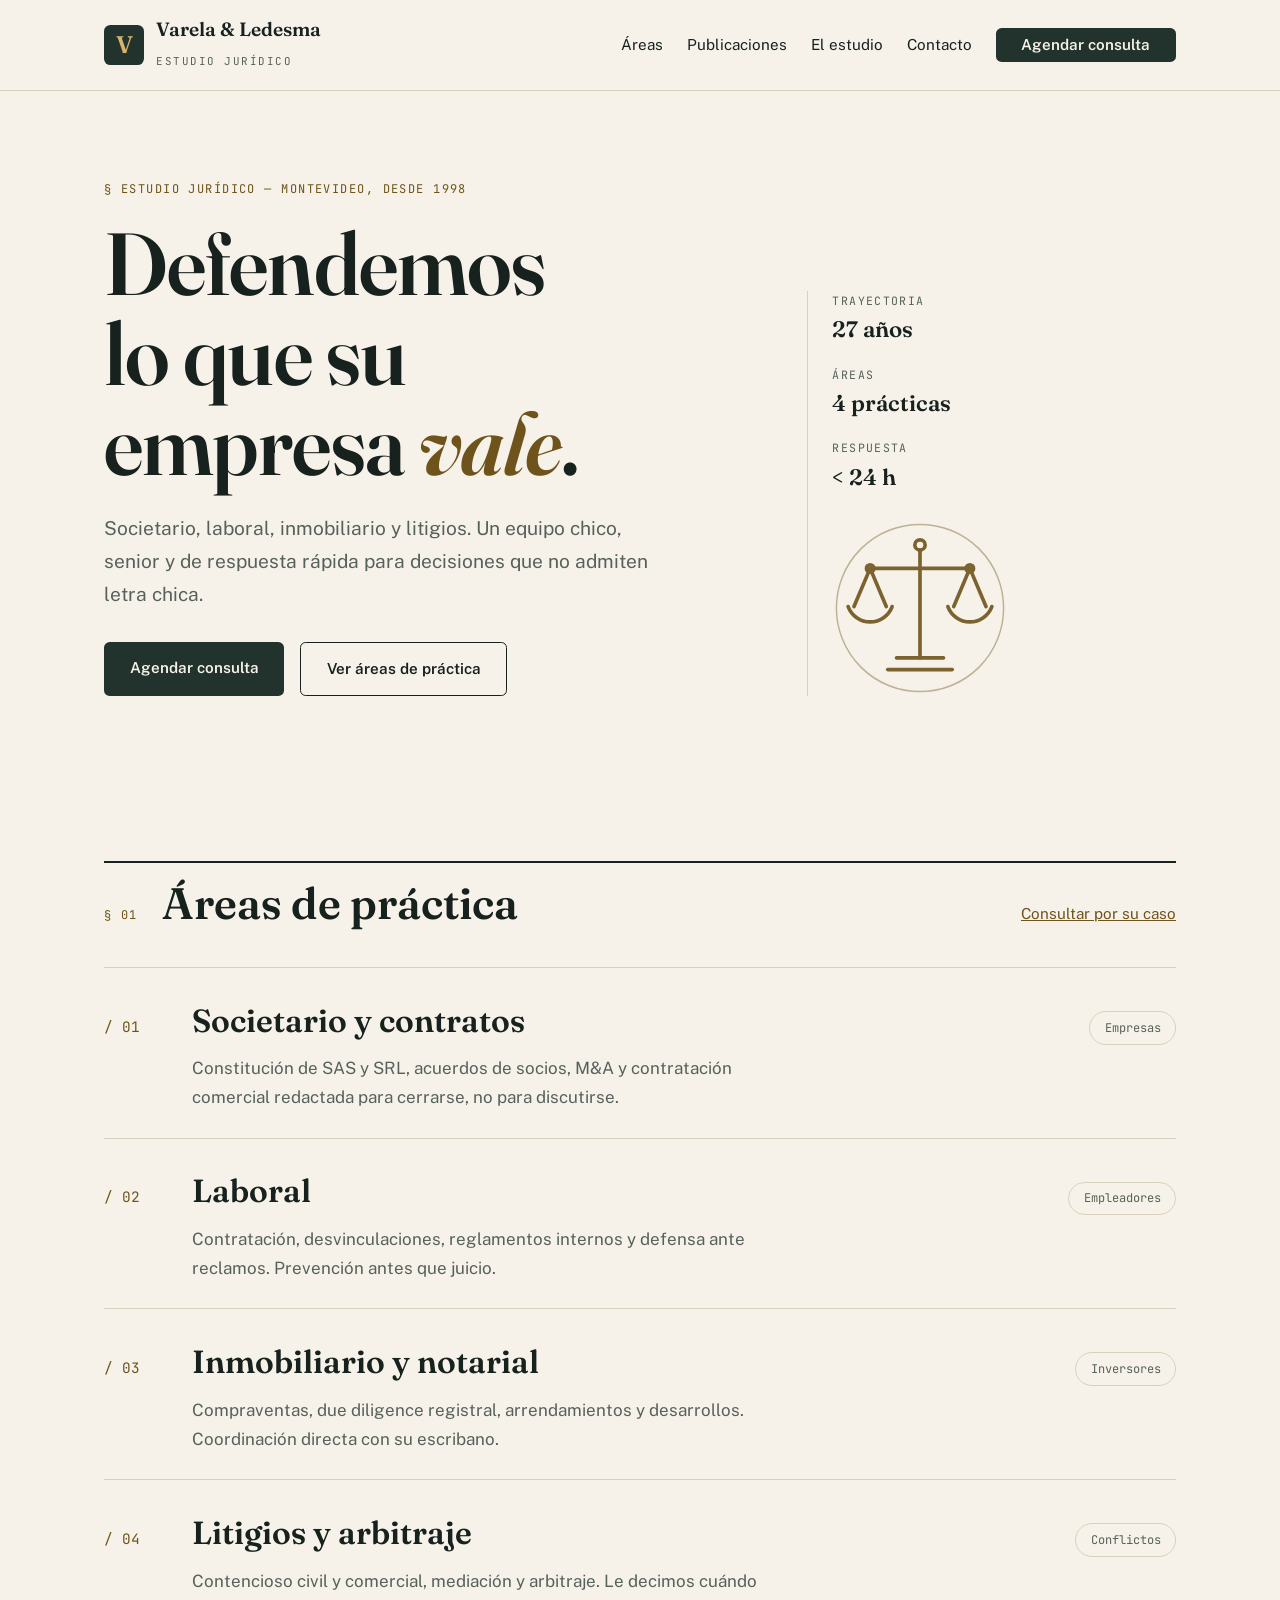
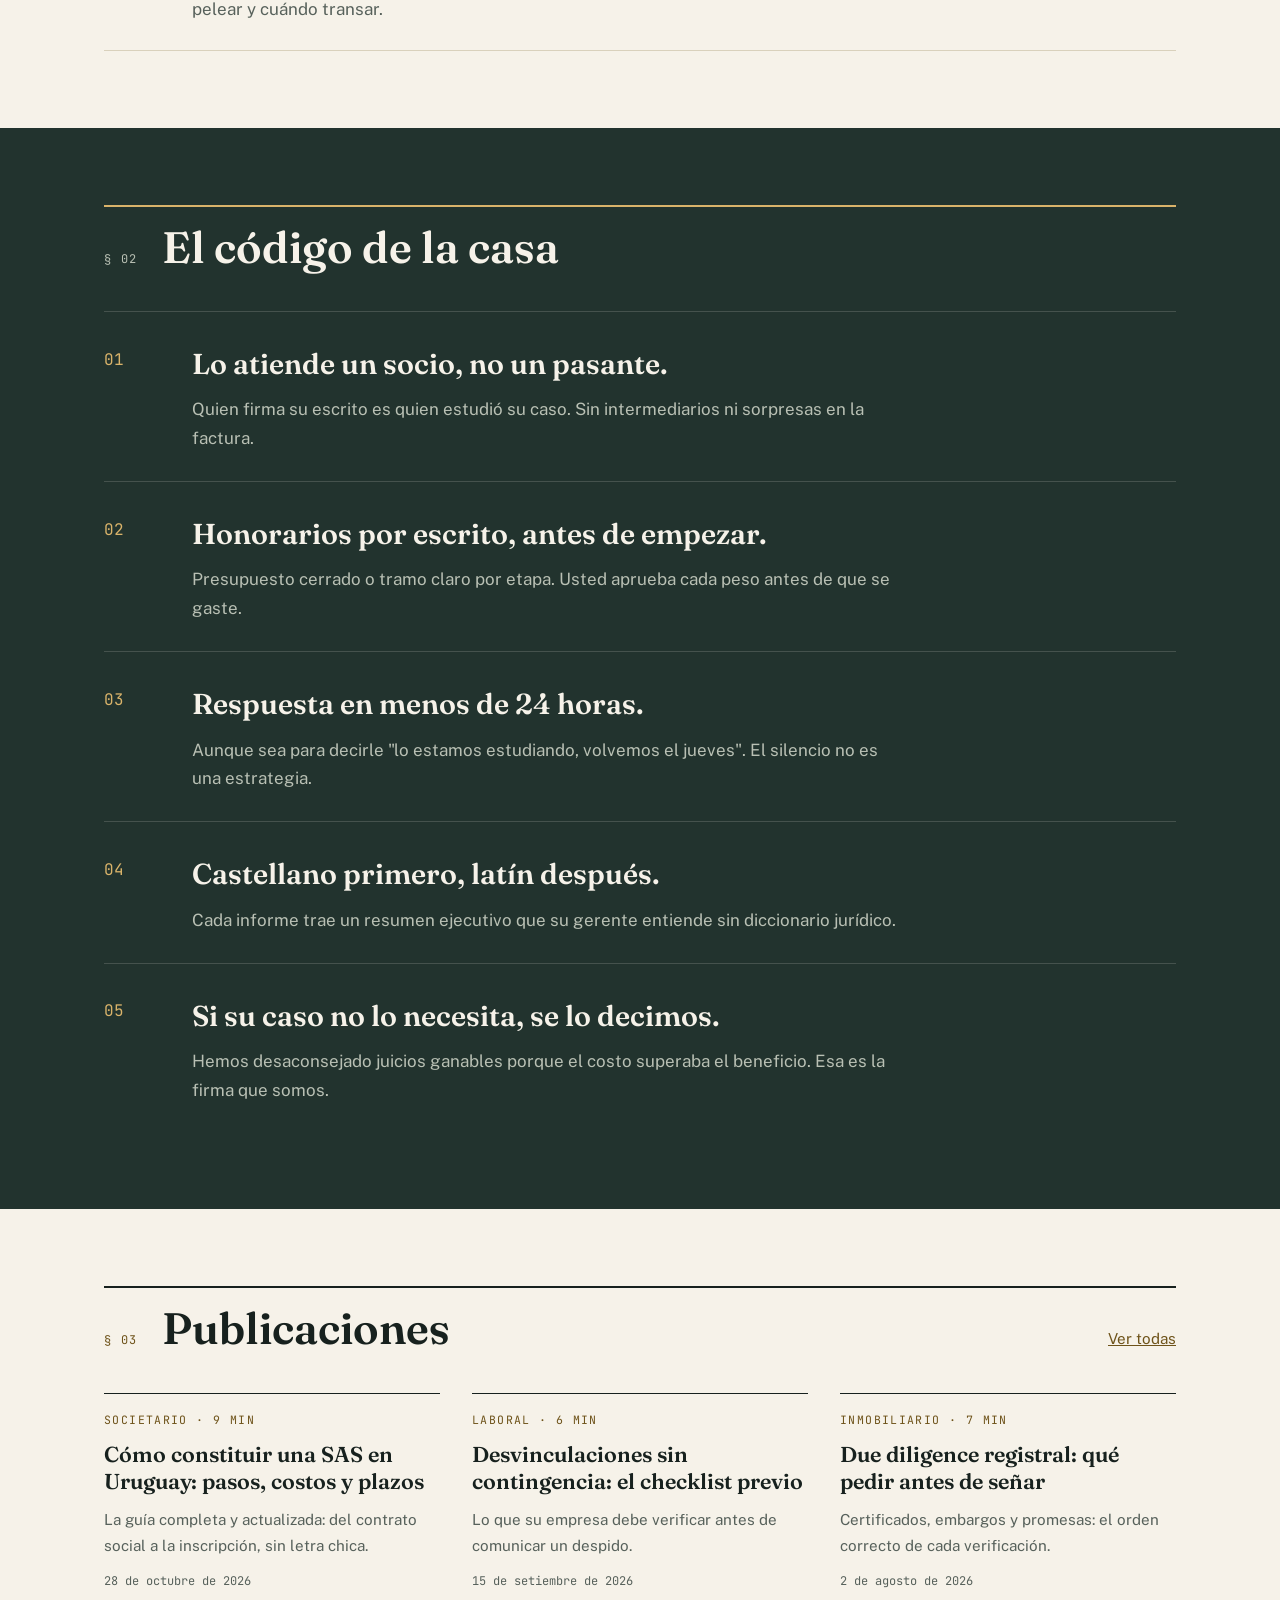
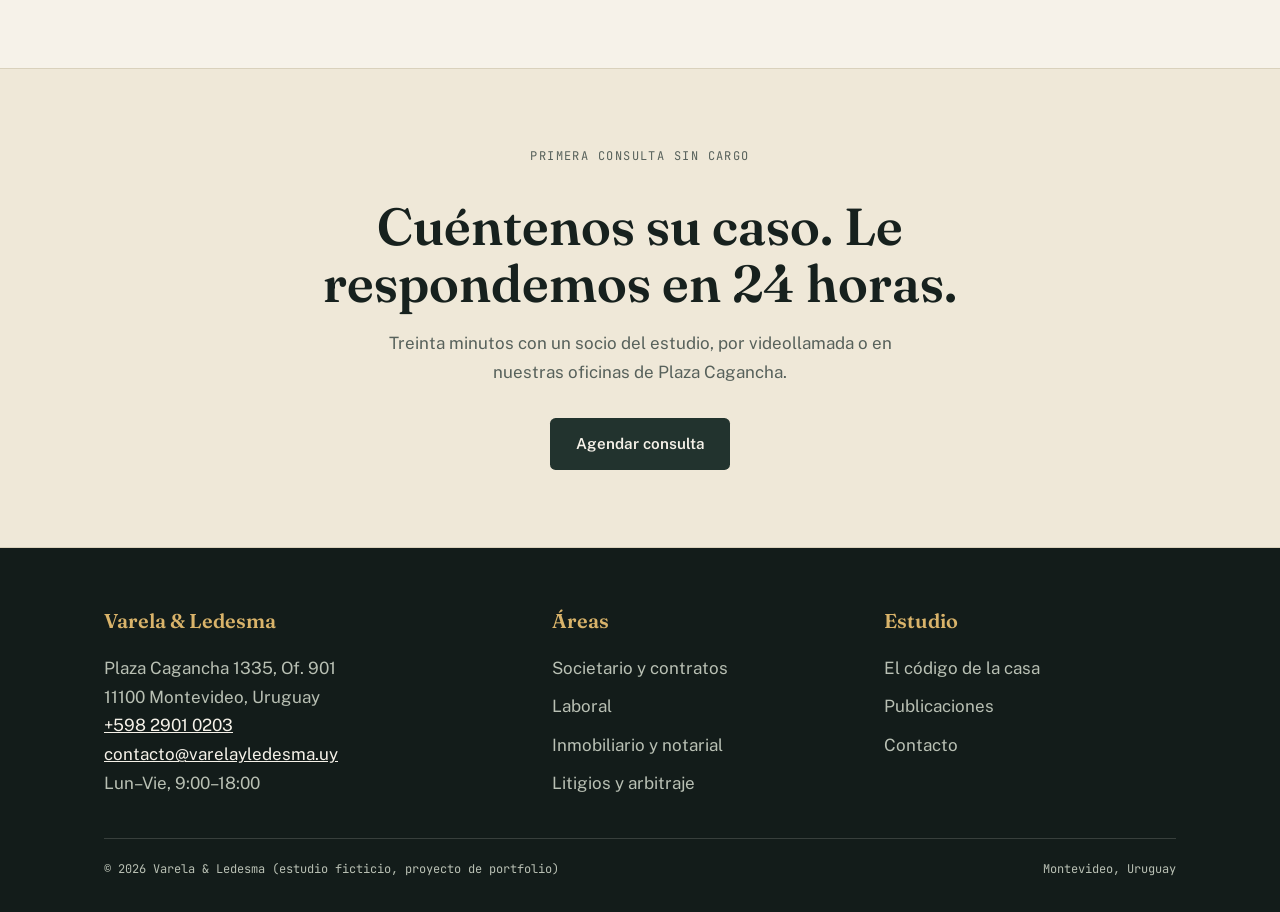
<file: demo-static/index.html>
<!DOCTYPE html>
<html lang="es-UY">
<head>
  <meta charset="utf-8">
  <meta name="viewport" content="width=device-width, initial-scale=1">
  <title>Varela &amp; Ledesma — Estudio jurídico en Montevideo | Societario, Laboral, Inmobiliario</title>
  <meta name="description" content="Estudio jurídico en Montevideo desde 1998. Derecho societario, laboral, inmobiliario, litigios y arbitraje. Primera consulta sin cargo. Respuesta en menos de 24 horas.">
  <link rel="canonical" href="https://varelayledesma.uy/">
  <meta name="theme-color" content="#22332e">
  <meta property="og:type" content="website">
  <meta property="og:locale" content="es_UY">
  <meta property="og:title" content="Varela &amp; Ledesma — Estudio jurídico en Montevideo">
  <meta property="og:description" content="Societario, laboral, inmobiliario, litigios. Desde 1998. Primera consulta sin cargo.">
  <meta property="og:image" content="assets/img/og-image.png">
  <meta name="twitter:card" content="summary_large_image">
  <link rel="icon" type="image/svg+xml" href="assets/img/favicon.svg">
  <link rel="stylesheet" href="assets/css/site.css">
  <script type="application/ld+json">
  {
    "@context": "https://schema.org",
    "@type": "Attorney",
    "name": "Varela & Ledesma — Estudio Jurídico",
    "description": "Estudio jurídico en Montevideo: derecho societario, laboral, inmobiliario, litigios y arbitraje.",
    "url": "https://varelayledesma.uy/",
    "telephone": "+598-2901-0203",
    "email": "contacto@varelayledesma.uy",
    "foundingDate": "1998",
    "address": {
      "@type": "PostalAddress",
      "streetAddress": "Plaza Cagancha 1335, Of. 901",
      "addressLocality": "Montevideo",
      "postalCode": "11100",
      "addressCountry": "UY"
    },
    "openingHours": "Mo-Fr 09:00-18:00",
    "priceRange": "$$"
  }
  </script>
</head>
<body>
  <div id="veil" aria-hidden="true"><span class="mono">V&amp;L</span></div>
  <a class="skip" href="#contenido" style="position:absolute;left:-9999px">Saltar al contenido</a>

  <header class="site-header">
    <div class="wrap bar">
      <a class="brand" href="index.html" aria-label="Varela y Ledesma — inicio">
        <span class="mark" aria-hidden="true">V</span>
        <span><span class="name">Varela &amp; Ledesma</span><br><span class="sub">Estudio jurídico</span></span>
      </a>
      <button class="nav-toggle" aria-expanded="false" aria-controls="site-nav">Menú</button>
      <nav class="site-nav" id="site-nav" aria-label="Navegación principal">
        <a href="index.html#areas">Áreas</a>
        <a href="article.html">Publicaciones</a>
        <a href="index.html#codigo">El estudio</a>
        <a href="contact.html">Contacto</a>
        <a class="btn btn-solid" href="contact.html">Agendar consulta</a>
      </nav>
    </div>
  </header>

  <main id="contenido">
    <section class="hero wrap" aria-labelledby="hero-h1">
      <div class="grid">
        <div>
          <p class="eyebrow rise d1">§ Estudio jurídico — Montevideo, desde 1998</p>
          <h1 id="hero-h1" class="rise d2">Defendemos lo que su empresa <em>vale</em>.</h1>
          <p class="lede rise d3">Societario, laboral, inmobiliario y litigios. Un equipo chico, senior y de respuesta rápida para decisiones que no admiten letra chica.</p>
          <div class="cta-row rise d4">
            <a class="btn btn-solid" href="contact.html">Agendar consulta</a>
            <a class="btn btn-ghost" href="#areas">Ver áreas de práctica</a>
          </div>
        </div>
        <div class="meta-col rise d4">
          <dl>
            <div><dt>Trayectoria</dt><dd>27 años</dd></div>
            <div><dt>Áreas</dt><dd>4 prácticas</dd></div>
            <div><dt>Respuesta</dt><dd>&lt; 24 h</dd></div>
          </dl>
          <img class="emblem" src="assets/img/emblem.svg" alt="Emblema del estudio: balanza de la justicia en trazo ocre" width="240" height="240">
        </div>
      </div>
    </section>

    <section class="band wrap reveal" id="areas" aria-labelledby="areas-h2">
      <div class="sec-head">
        <p class="eyebrow">§ 01</p>
        <h2 id="areas-h2">Áreas de práctica</h2>
        <a class="more" href="contact.html">Consultar por su caso</a>
      </div>
      <ul class="practice-index">
        <li>
          <a href="contact.html">
            <span class="num">/ 01</span>
            <span><h3>Societario y contratos</h3><p>Constitución de SAS y SRL, acuerdos de socios, M&amp;A y contratación comercial redactada para cerrarse, no para discutirse.</p></span>
            <span class="tag">Empresas</span>
          </a>
        </li>
        <li>
          <a href="contact.html">
            <span class="num">/ 02</span>
            <span><h3>Laboral</h3><p>Contratación, desvinculaciones, reglamentos internos y defensa ante reclamos. Prevención antes que juicio.</p></span>
            <span class="tag">Empleadores</span>
          </a>
        </li>
        <li>
          <a href="contact.html">
            <span class="num">/ 03</span>
            <span><h3>Inmobiliario y notarial</h3><p>Compraventas, due diligence registral, arrendamientos y desarrollos. Coordinación directa con su escribano.</p></span>
            <span class="tag">Inversores</span>
          </a>
        </li>
        <li>
          <a href="contact.html">
            <span class="num">/ 04</span>
            <span><h3>Litigios y arbitraje</h3><p>Contencioso civil y comercial, mediación y arbitraje. Le decimos cuándo pelear y cuándo transar.</p></span>
            <span class="tag">Conflictos</span>
          </a>
        </li>
      </ul>
    </section>

    <section class="band manifesto reveal" id="codigo" aria-labelledby="codigo-h2">
      <div class="wrap">
        <div class="sec-head">
          <p class="eyebrow">§ 02</p>
          <h2 id="codigo-h2">El código de la casa</h2>
        </div>
        <ol>
          <li><div><h3>Lo atiende un socio, no un pasante.</h3><p>Quien firma su escrito es quien estudió su caso. Sin intermediarios ni sorpresas en la factura.</p></div></li>
          <li><div><h3>Honorarios por escrito, antes de empezar.</h3><p>Presupuesto cerrado o tramo claro por etapa. Usted aprueba cada peso antes de que se gaste.</p></div></li>
          <li><div><h3>Respuesta en menos de 24 horas.</h3><p>Aunque sea para decirle "lo estamos estudiando, volvemos el jueves". El silencio no es una estrategia.</p></div></li>
          <li><div><h3>Castellano primero, latín después.</h3><p>Cada informe trae un resumen ejecutivo que su gerente entiende sin diccionario jurídico.</p></div></li>
          <li><div><h3>Si su caso no lo necesita, se lo decimos.</h3><p>Hemos desaconsejado juicios ganables porque el costo superaba el beneficio. Esa es la firma que somos.</p></div></li>
        </ol>
      </div>
    </section>

    <section class="band wrap reveal" aria-labelledby="pub-h2">
      <div class="sec-head">
        <p class="eyebrow">§ 03</p>
        <h2 id="pub-h2">Publicaciones</h2>
        <a class="more" href="article.html">Ver todas</a>
      </div>
      <div class="teasers">
        <article class="teaser">
          <p class="kicker">Societario · 9 min</p>
          <h3><a href="article.html">Cómo constituir una SAS en Uruguay: pasos, costos y plazos</a></h3>
          <p>La guía completa y actualizada: del contrato social a la inscripción, sin letra chica.</p>
          <time datetime="2026-10-28">28 de octubre de 2026</time>
        </article>
        <article class="teaser">
          <p class="kicker">Laboral · 6 min</p>
          <h3><a href="article.html">Desvinculaciones sin contingencia: el checklist previo</a></h3>
          <p>Lo que su empresa debe verificar antes de comunicar un despido.</p>
          <time datetime="2026-09-15">15 de setiembre de 2026</time>
        </article>
        <article class="teaser">
          <p class="kicker">Inmobiliario · 7 min</p>
          <h3><a href="article.html">Due diligence registral: qué pedir antes de señar</a></h3>
          <p>Certificados, embargos y promesas: el orden correcto de cada verificación.</p>
          <time datetime="2026-08-02">2 de agosto de 2026</time>
        </article>
      </div>
    </section>

    <section class="band cta-band reveal" aria-labelledby="cta-h2">
      <div class="wrap">
        <p class="eyebrow">Primera consulta sin cargo</p>
        <h2 id="cta-h2">Cuéntenos su caso. Le respondemos en 24 horas.</h2>
        <p>Treinta minutos con un socio del estudio, por videollamada o en nuestras oficinas de Plaza Cagancha.</p>
        <a class="btn btn-solid" href="contact.html">Agendar consulta</a>
      </div>
    </section>
  </main>

  <footer class="site-footer">
    <div class="wrap">
      <div class="cols">
        <div>
          <h2>Varela &amp; Ledesma</h2>
          <address>
            Plaza Cagancha 1335, Of. 901<br>
            11100 Montevideo, Uruguay<br>
            <a href="tel:+59829010203">+598 2901 0203</a><br>
            <a href="mailto:contacto@varelayledesma.uy">contacto@varelayledesma.uy</a><br>
            Lun–Vie, 9:00–18:00
          </address>
        </div>
        <nav aria-label="Áreas en el pie">
          <h3>Áreas</h3>
          <ul>
            <li><a href="index.html#areas">Societario y contratos</a></li>
            <li><a href="index.html#areas">Laboral</a></li>
            <li><a href="index.html#areas">Inmobiliario y notarial</a></li>
            <li><a href="index.html#areas">Litigios y arbitraje</a></li>
          </ul>
        </nav>
        <nav aria-label="Estudio en el pie">
          <h3>Estudio</h3>
          <ul>
            <li><a href="index.html#codigo">El código de la casa</a></li>
            <li><a href="article.html">Publicaciones</a></li>
            <li><a href="contact.html">Contacto</a></li>
          </ul>
        </nav>
      </div>
      <div class="colophon">
        <span>© 2026 Varela &amp; Ledesma (estudio ficticio, proyecto de portfolio)</span>
        <span>Montevideo, Uruguay</span>
      </div>
    </div>
  </footer>
  <script src="assets/js/site.js" defer></script>
</body>
</html>
</file>
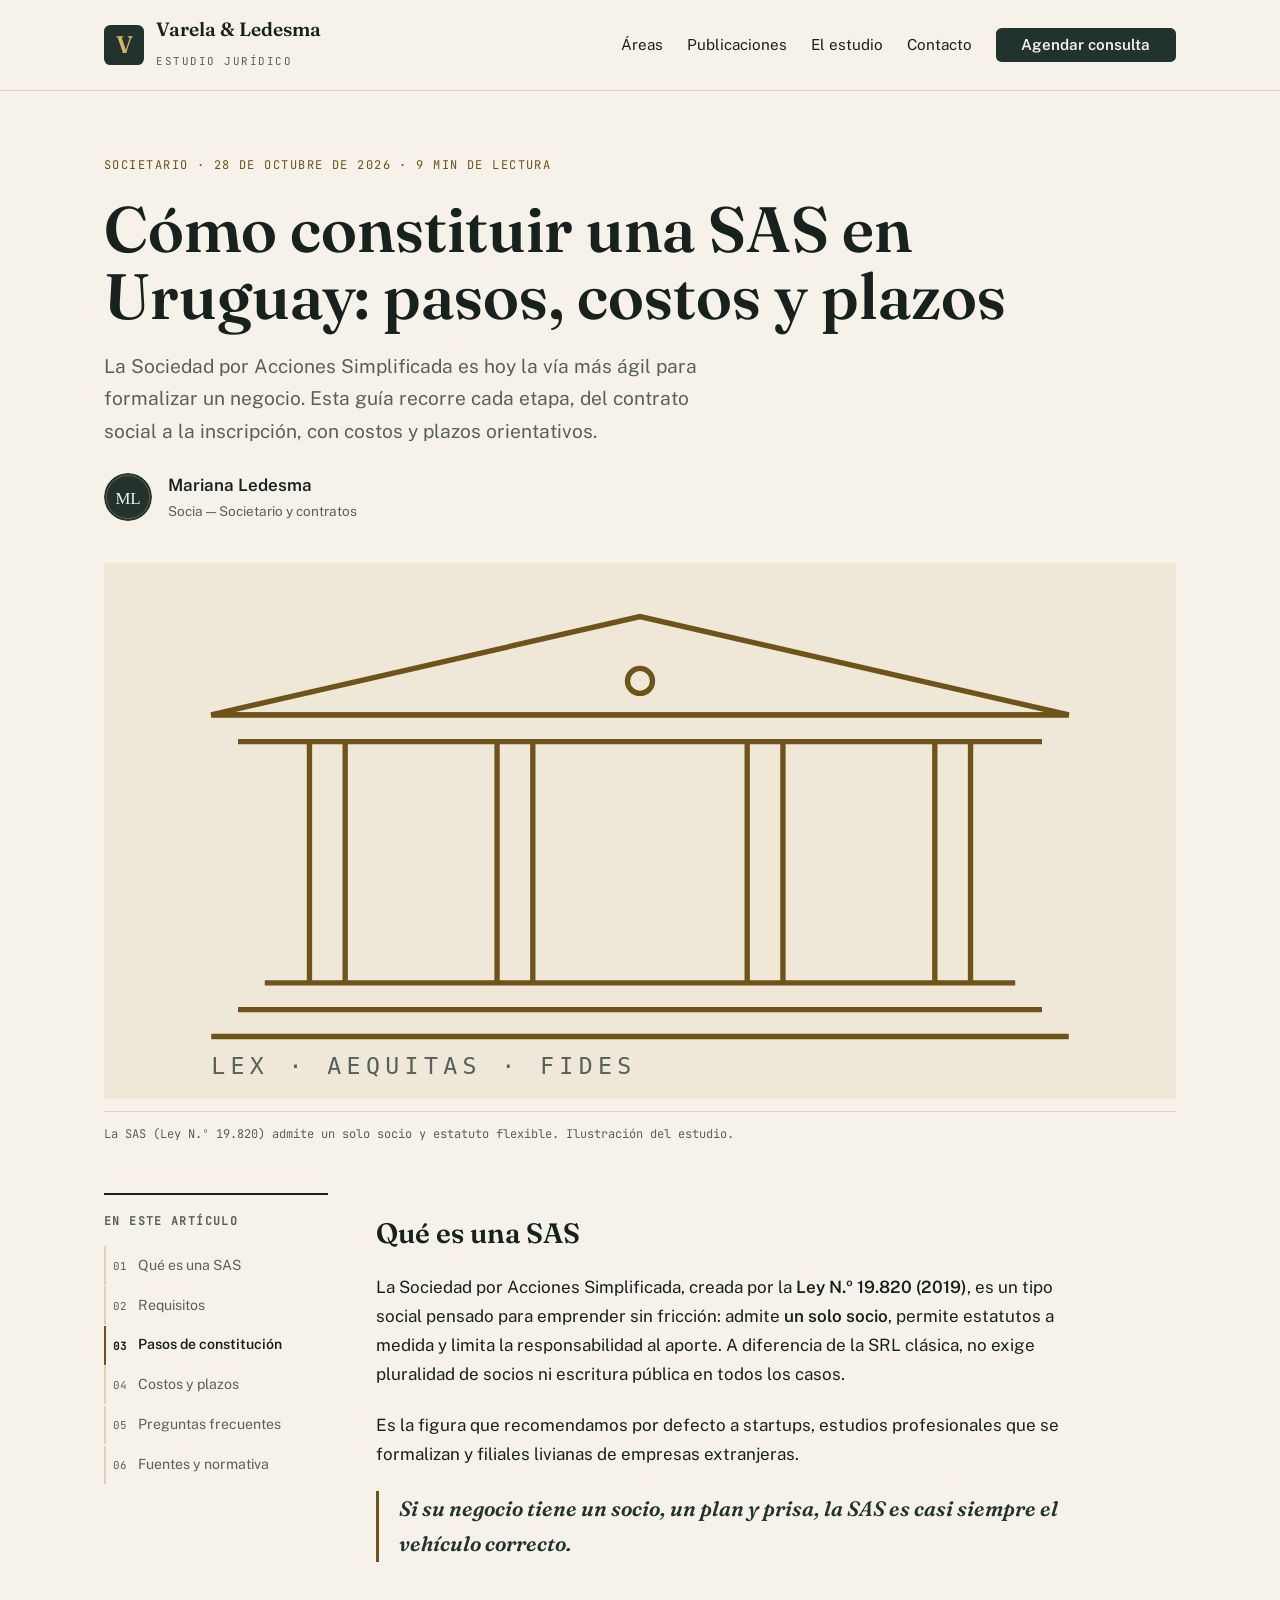
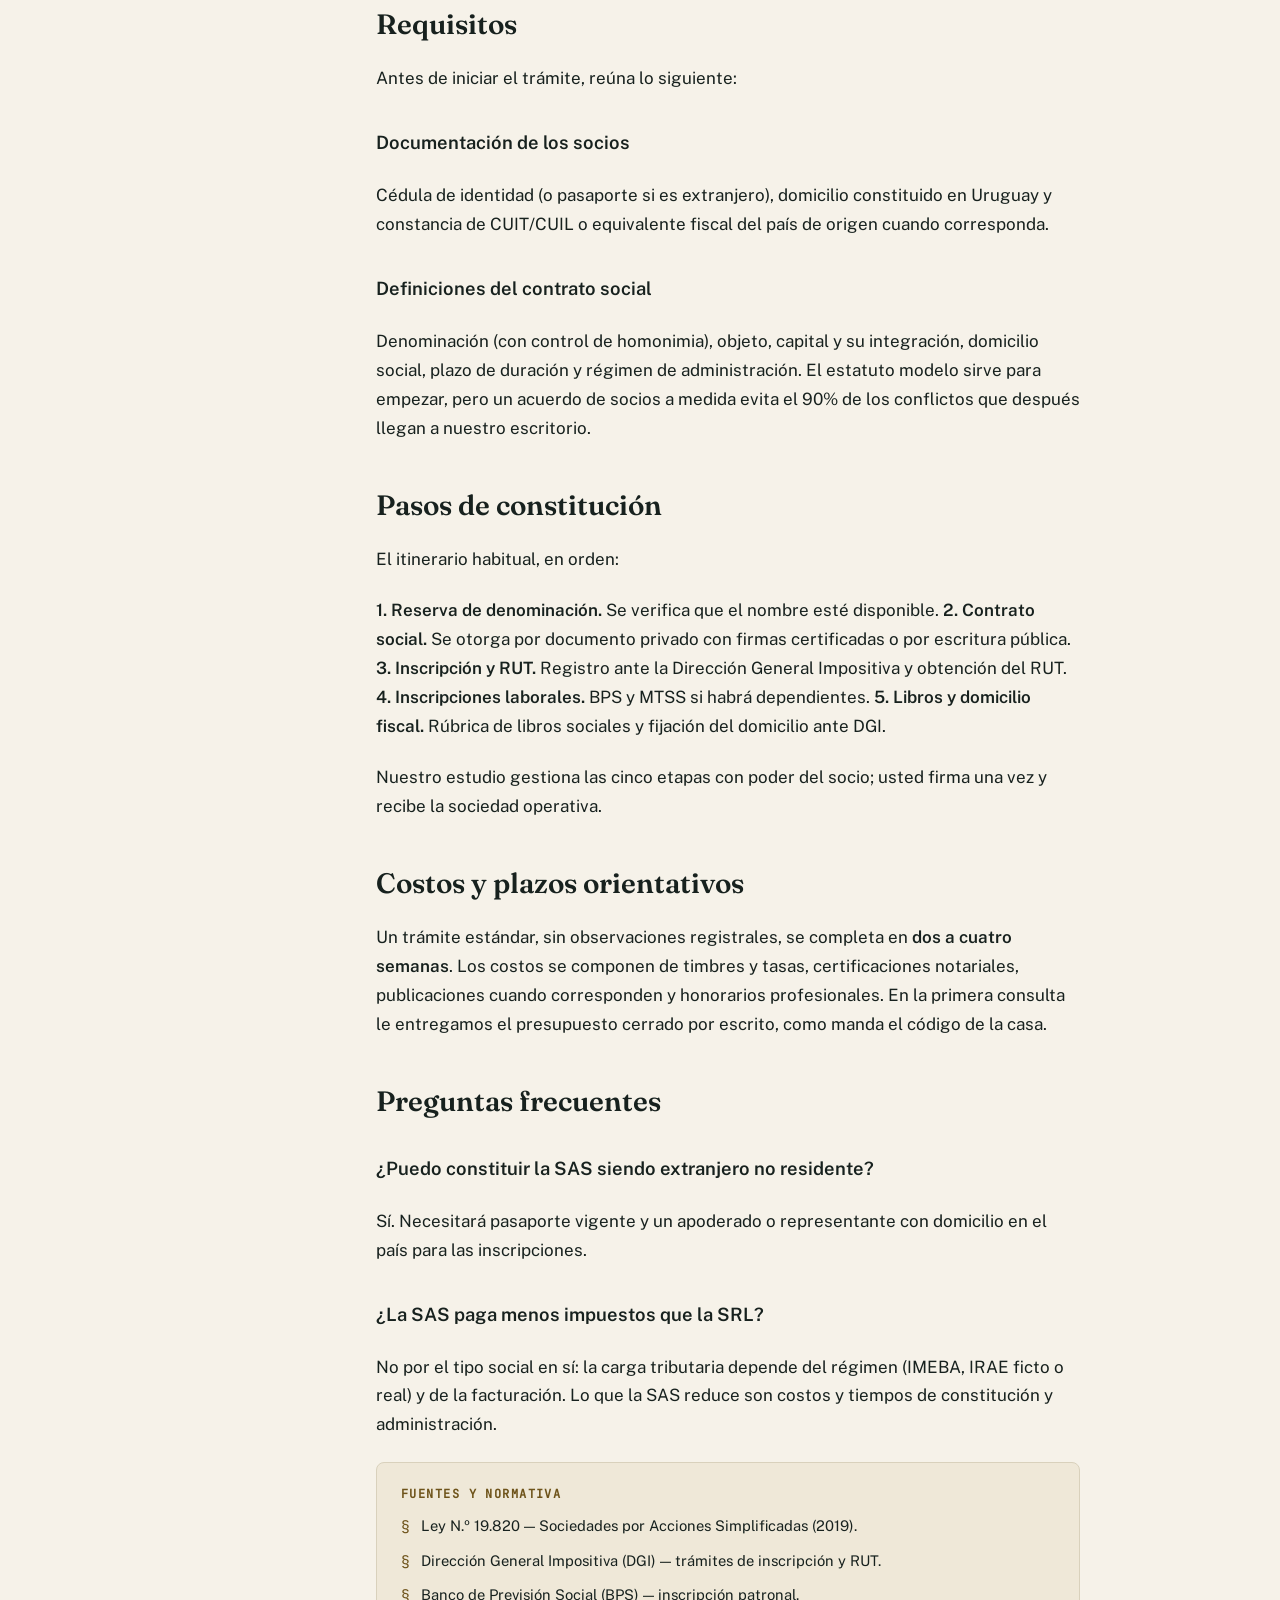
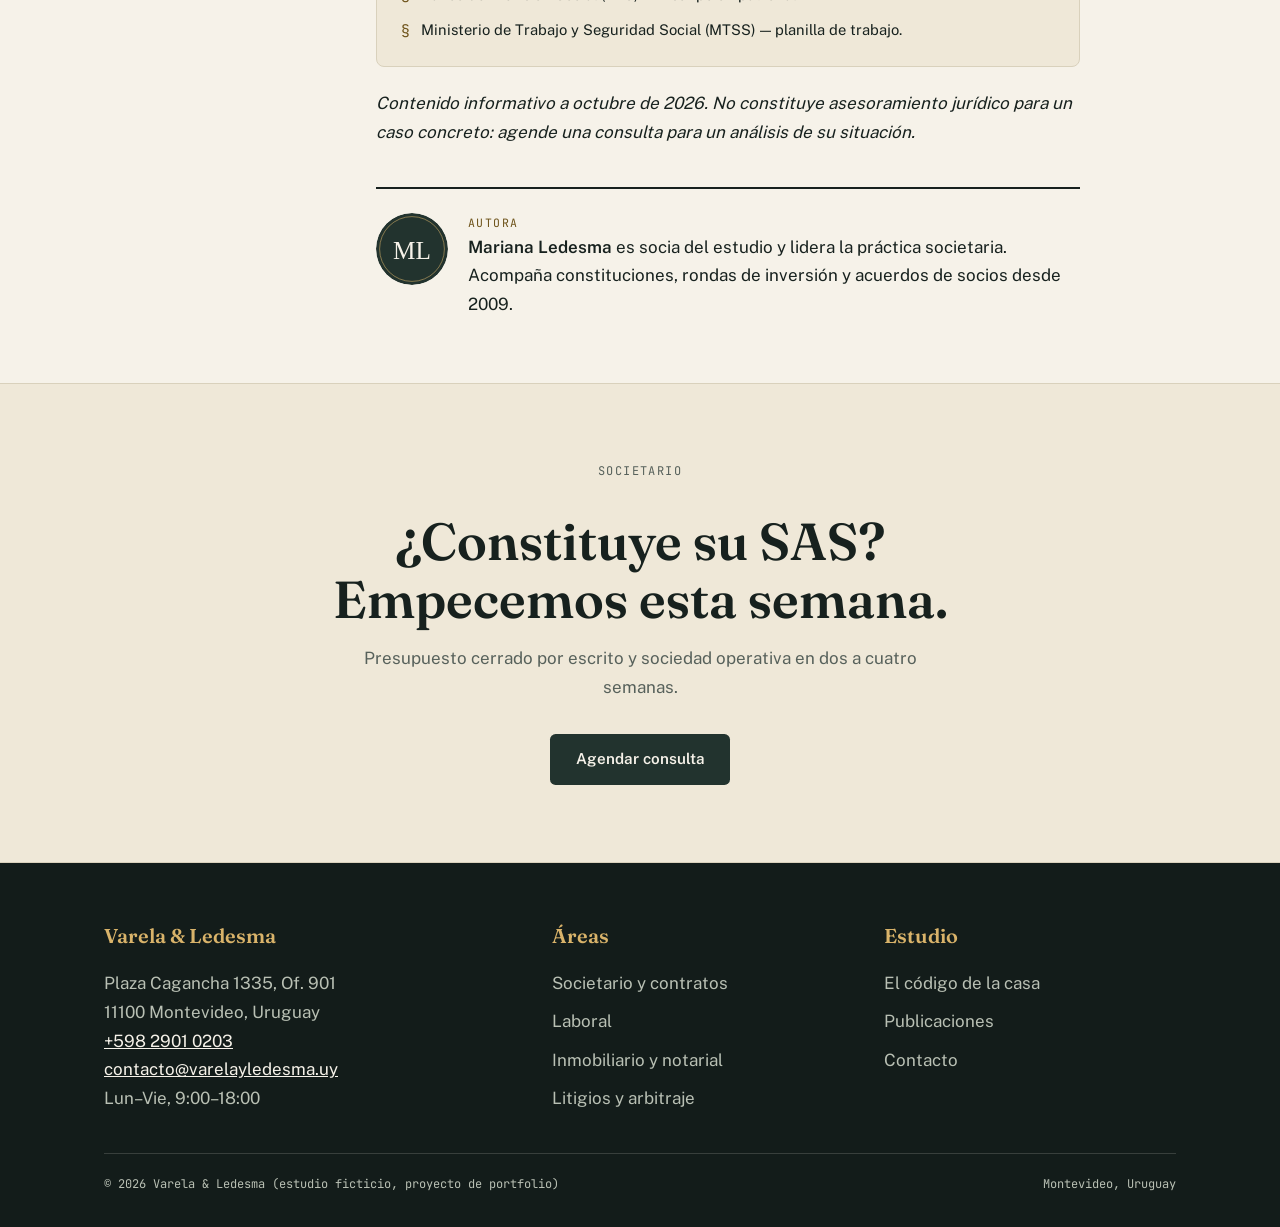
<file: demo-static/article.html>
<!DOCTYPE html>
<html lang="es-UY">
<head>
  <meta charset="utf-8">
  <meta name="viewport" content="width=device-width, initial-scale=1">
  <title>Cómo constituir una SAS en Uruguay: pasos, costos y plazos (2026) | Varela &amp; Ledesma</title>
  <meta name="description" content="Guía 2026 para constituir una Sociedad por Acciones Simplificada en Uruguay: qué es, requisitos, pasos de inscripción, costos y plazos orientativos. Por Mariana Ledesma.">
  <link rel="canonical" href="https://varelayledesma.uy/constituir-sas-uruguay/">
  <meta name="theme-color" content="#22332e">
  <meta property="og:type" content="article">
  <meta property="og:locale" content="es_UY">
  <meta property="og:title" content="Cómo constituir una SAS en Uruguay: pasos, costos y plazos">
  <meta property="og:description" content="Del contrato social a la inscripción: la guía completa y actualizada, sin letra chica.">
  <meta property="og:image" content="assets/img/og-image.png">
  <meta property="article:published_time" content="2026-10-28">
  <meta property="article:author" content="Mariana Ledesma">
  <meta name="twitter:card" content="summary_large_image">
  <link rel="icon" type="image/svg+xml" href="assets/img/favicon.svg">
  <link rel="stylesheet" href="assets/css/site.css">
  <script type="application/ld+json">
  {
    "@context": "https://schema.org",
    "@type": "Article",
    "headline": "Cómo constituir una SAS en Uruguay: pasos, costos y plazos",
    "description": "Guía 2026 para constituir una Sociedad por Acciones Simplificada en Uruguay.",
    "datePublished": "2026-10-28",
    "author": { "@type": "Person", "name": "Mariana Ledesma", "jobTitle": "Socia — Societario" },
    "publisher": { "@type": "Organization", "name": "Varela & Ledesma — Estudio Jurídico" },
    "inLanguage": "es-UY"
  }
  </script>
</head>
<body>
  <div id="veil" aria-hidden="true"><span class="mono">V&amp;L</span></div>
  <a class="skip" href="#contenido" style="position:absolute;left:-9999px">Saltar al contenido</a>

  <header class="site-header">
    <div class="wrap bar">
      <a class="brand" href="index.html" aria-label="Varela y Ledesma — inicio">
        <span class="mark" aria-hidden="true">V</span>
        <span><span class="name">Varela &amp; Ledesma</span><br><span class="sub">Estudio jurídico</span></span>
      </a>
      <button class="nav-toggle" aria-expanded="false" aria-controls="site-nav">Menú</button>
      <nav class="site-nav" id="site-nav" aria-label="Navegación principal">
        <a href="index.html#areas">Áreas</a>
        <a href="article.html">Publicaciones</a>
        <a href="index.html#codigo">El estudio</a>
        <a href="contact.html">Contacto</a>
        <a class="btn btn-solid" href="contact.html">Agendar consulta</a>
      </nav>
    </div>
  </header>

  <main id="contenido">
    <article>
      <header class="article-hero wrap">
        <p class="eyebrow rise d1">Societario · 28 de octubre de 2026 · 9 min de lectura</p>
        <h1 class="rise d2">Cómo constituir una SAS en Uruguay: pasos, costos y plazos</h1>
        <p class="standfirst rise d3">La Sociedad por Acciones Simplificada es hoy la vía más ágil para formalizar un negocio. Esta guía recorre cada etapa, del contrato social a la inscripción, con costos y plazos orientativos.</p>
        <div class="byline rise d4">
          <img src="assets/img/avatar-mariana.svg" alt="Retrato monogramado de Mariana Ledesma, socia del estudio" width="48" height="48">
          <div><p class="who">Mariana Ledesma</p><p class="role">Socia — Societario y contratos</p></div>
        </div>
        <figure class="rise d4">
          <img src="assets/img/article-hero.svg" alt="Ilustración editorial de un frontón con columnas clásicas en trazo ocre" width="1200" height="600">
          <figcaption>La SAS (Ley N.º 19.820) admite un solo socio y estatuto flexible. Ilustración del estudio.</figcaption>
        </figure>
      </header>

      <div class="wrap article-layout">
        <nav class="toc reveal" aria-label="Índice del artículo">
          <h2>En este artículo</h2>
          <ol>
            <li><a href="#que-es">Qué es una SAS</a></li>
            <li><a href="#requisitos">Requisitos</a></li>
            <li><a href="#pasos">Pasos de constitución</a></li>
            <li><a href="#costos">Costos y plazos</a></li>
            <li><a href="#faq">Preguntas frecuentes</a></li>
            <li><a href="#fuentes">Fuentes y normativa</a></li>
          </ol>
        </nav>

        <div class="prose reveal">
          <h2 id="que-es">Qué es una SAS</h2>
          <p>La Sociedad por Acciones Simplificada, creada por la <strong>Ley N.º 19.820 (2019)</strong>, es un tipo social pensado para emprender sin fricción: admite <strong>un solo socio</strong>, permite estatutos a medida y limita la responsabilidad al aporte. A diferencia de la SRL clásica, no exige pluralidad de socios ni escritura pública en todos los casos.</p>
          <p>Es la figura que recomendamos por defecto a startups, estudios profesionales que se formalizan y filiales livianas de empresas extranjeras.</p>
          <blockquote>Si su negocio tiene un socio, un plan y prisa, la SAS es casi siempre el vehículo correcto.</blockquote>

          <h2 id="requisitos">Requisitos</h2>
          <p>Antes de iniciar el trámite, reúna lo siguiente:</p>
          <h3>Documentación de los socios</h3>
          <p>Cédula de identidad (o pasaporte si es extranjero), domicilio constituido en Uruguay y constancia de CUIT/CUIL o equivalente fiscal del país de origen cuando corresponda.</p>
          <h3>Definiciones del contrato social</h3>
          <p>Denominación (con control de homonimia), objeto, capital y su integración, domicilio social, plazo de duración y régimen de administración. El estatuto modelo sirve para empezar, pero un acuerdo de socios a medida evita el 90% de los conflictos que después llegan a nuestro escritorio.</p>

          <h2 id="pasos">Pasos de constitución</h2>
          <p>El itinerario habitual, en orden:</p>
          <p><strong>1. Reserva de denominación.</strong> Se verifica que el nombre esté disponible. <strong>2. Contrato social.</strong> Se otorga por documento privado con firmas certificadas o por escritura pública. <strong>3. Inscripción y RUT.</strong> Registro ante la Dirección General Impositiva y obtención del RUT. <strong>4. Inscripciones laborales.</strong> BPS y MTSS si habrá dependientes. <strong>5. Libros y domicilio fiscal.</strong> Rúbrica de libros sociales y fijación del domicilio ante DGI.</p>
          <p>Nuestro estudio gestiona las cinco etapas con poder del socio; usted firma una vez y recibe la sociedad operativa.</p>

          <h2 id="costos">Costos y plazos orientativos</h2>
          <p>Un trámite estándar, sin observaciones registrales, se completa en <strong>dos a cuatro semanas</strong>. Los costos se componen de timbres y tasas, certificaciones notariales, publicaciones cuando corresponden y honorarios profesionales. En la primera consulta le entregamos el presupuesto cerrado por escrito, como manda el código de la casa.</p>

          <h2 id="faq">Preguntas frecuentes</h2>
          <h3>¿Puedo constituir la SAS siendo extranjero no residente?</h3>
          <p>Sí. Necesitará pasaporte vigente y un apoderado o representante con domicilio en el país para las inscripciones.</p>
          <h3>¿La SAS paga menos impuestos que la SRL?</h3>
          <p>No por el tipo social en sí: la carga tributaria depende del régimen (IMEBA, IRAE ficto o real) y de la facturación. Lo que la SAS reduce son costos y tiempos de constitución y administración.</p>

          <aside class="cite-card" id="fuentes" aria-labelledby="fuentes-h">
            <h2 id="fuentes-h">Fuentes y normativa</h2>
            <ul>
              <li>Ley N.º 19.820 — Sociedades por Acciones Simplificadas (2019).</li>
              <li>Dirección General Impositiva (DGI) — trámites de inscripción y RUT.</li>
              <li>Banco de Previsión Social (BPS) — inscripción patronal.</li>
              <li>Ministerio de Trabajo y Seguridad Social (MTSS) — planilla de trabajo.</li>
            </ul>
          </aside>

          <p><em>Contenido informativo a octubre de 2026. No constituye asesoramiento jurídico para un caso concreto: agende una consulta para un análisis de su situación.</em></p>

          <div class="author-box">
            <img src="assets/img/avatar-mariana.svg" alt="Retrato monogramado de Mariana Ledesma" width="72" height="72">
            <div>
              <p class="role">Autora</p>
              <p><strong>Mariana Ledesma</strong> es socia del estudio y lidera la práctica societaria. Acompaña constituciones, rondas de inversión y acuerdos de socios desde 2009.</p>
            </div>
          </div>
        </div>
      </div>
    </article>

    <section class="band cta-band reveal" aria-labelledby="cta-h2">
      <div class="wrap">
        <p class="eyebrow">Societario</p>
        <h2 id="cta-h2">¿Constituye su SAS? Empecemos esta semana.</h2>
        <p>Presupuesto cerrado por escrito y sociedad operativa en dos a cuatro semanas.</p>
        <a class="btn btn-solid" href="contact.html">Agendar consulta</a>
      </div>
    </section>
  </main>

  <footer class="site-footer">
    <div class="wrap">
      <div class="cols">
        <div>
          <h2>Varela &amp; Ledesma</h2>
          <address>
            Plaza Cagancha 1335, Of. 901<br>
            11100 Montevideo, Uruguay<br>
            <a href="tel:+59829010203">+598 2901 0203</a><br>
            <a href="mailto:contacto@varelayledesma.uy">contacto@varelayledesma.uy</a><br>
            Lun–Vie, 9:00–18:00
          </address>
        </div>
        <nav aria-label="Áreas en el pie">
          <h3>Áreas</h3>
          <ul>
            <li><a href="index.html#areas">Societario y contratos</a></li>
            <li><a href="index.html#areas">Laboral</a></li>
            <li><a href="index.html#areas">Inmobiliario y notarial</a></li>
            <li><a href="index.html#areas">Litigios y arbitraje</a></li>
          </ul>
        </nav>
        <nav aria-label="Estudio en el pie">
          <h3>Estudio</h3>
          <ul>
            <li><a href="index.html#codigo">El código de la casa</a></li>
            <li><a href="article.html">Publicaciones</a></li>
            <li><a href="contact.html">Contacto</a></li>
          </ul>
        </nav>
      </div>
      <div class="colophon">
        <span>© 2026 Varela &amp; Ledesma (estudio ficticio, proyecto de portfolio)</span>
        <span>Montevideo, Uruguay</span>
      </div>
    </div>
  </footer>
  <script src="assets/js/site.js" defer></script>
</body>
</html>
</file>
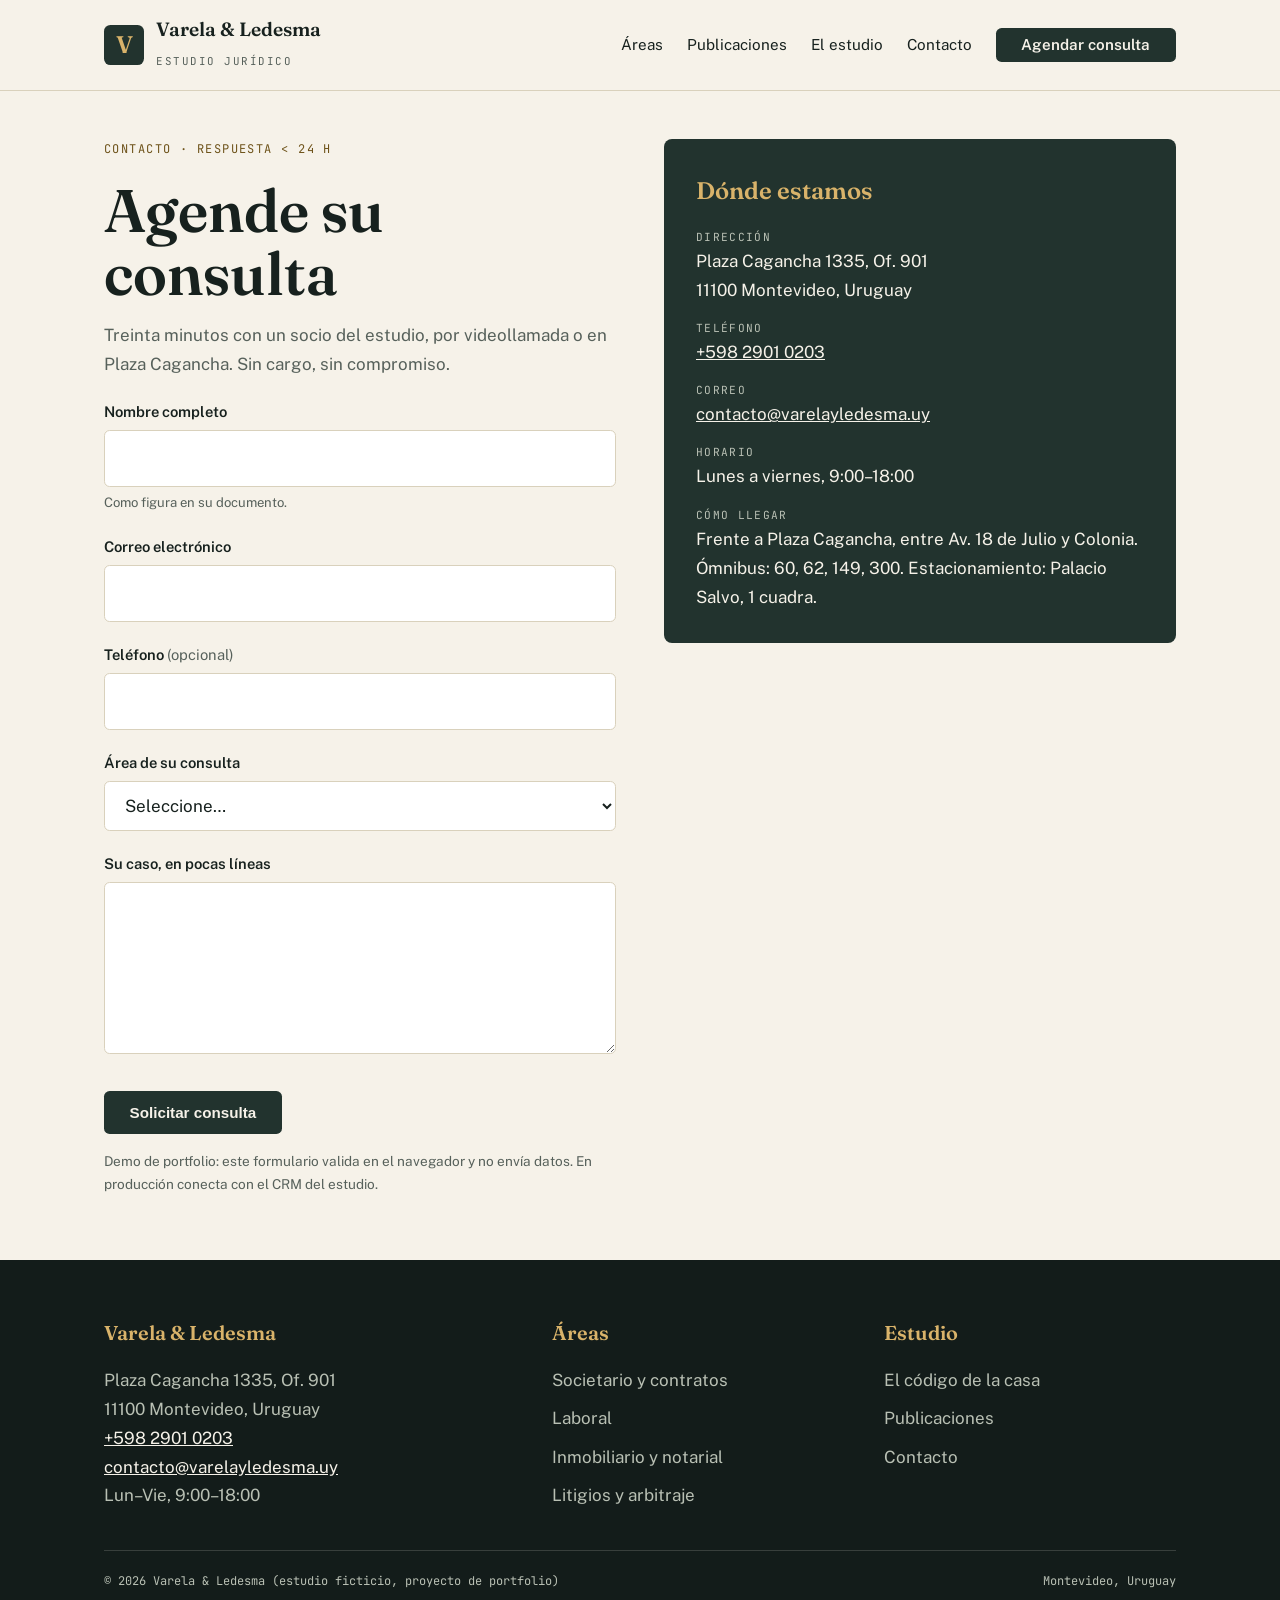
<file: demo-static/contact.html>
<!DOCTYPE html>
<html lang="es-UY">
<head>
  <meta charset="utf-8">
  <meta name="viewport" content="width=device-width, initial-scale=1">
  <title>Contacto — Agendar consulta | Varela &amp; Ledesma, Montevideo</title>
  <meta name="description" content="Agende su primera consulta sin cargo con Varela & Ledesma, Plaza Cagancha 1335 Montevideo. Respuesta en menos de 24 horas. Tel +598 2901 0203.">
  <link rel="canonical" href="https://varelayledesma.uy/contacto/">
  <meta name="theme-color" content="#22332e">
  <meta property="og:type" content="website">
  <meta property="og:locale" content="es_UY">
  <meta property="og:title" content="Agendar consulta — Varela &amp; Ledesma">
  <meta property="og:description" content="Primera consulta sin cargo. Respuesta en menos de 24 horas.">
  <meta property="og:image" content="assets/img/og-image.png">
  <meta name="twitter:card" content="summary_large_image">
  <link rel="icon" type="image/svg+xml" href="assets/img/favicon.svg">
  <link rel="stylesheet" href="assets/css/site.css">
</head>
<body>
  <div id="veil" aria-hidden="true"><span class="mono">V&amp;L</span></div>
  <a class="skip" href="#contenido" style="position:absolute;left:-9999px">Saltar al contenido</a>

  <header class="site-header">
    <div class="wrap bar">
      <a class="brand" href="index.html" aria-label="Varela y Ledesma — inicio">
        <span class="mark" aria-hidden="true">V</span>
        <span><span class="name">Varela &amp; Ledesma</span><br><span class="sub">Estudio jurídico</span></span>
      </a>
      <button class="nav-toggle" aria-expanded="false" aria-controls="site-nav">Menú</button>
      <nav class="site-nav" id="site-nav" aria-label="Navegación principal">
        <a href="index.html#areas">Áreas</a>
        <a href="article.html">Publicaciones</a>
        <a href="index.html#codigo">El estudio</a>
        <a href="contact.html">Contacto</a>
        <a class="btn btn-solid" href="contact.html">Agendar consulta</a>
      </nav>
    </div>
  </header>

  <main id="contenido" class="wrap">
    <div class="contact-grid">
      <div>
        <p class="eyebrow rise d1">Contacto · respuesta &lt; 24 h</p>
        <h1 class="rise d2">Agende su consulta</h1>
        <p class="rise d3" style="color:var(--muted)">Treinta minutos con un socio del estudio, por videollamada o en Plaza Cagancha. Sin cargo, sin compromiso.</p>
        <form class="form-card rise d4" id="consult-form" action="#" method="post" novalidate>
          <div>
            <label for="f-nombre">Nombre completo</label>
            <input id="f-nombre" name="nombre" type="text" required autocomplete="name" aria-describedby="f-nombre-h">
            <p class="hint" id="f-nombre-h">Como figura en su documento.</p>
            <p class="error">Ingrese su nombre.</p>
          </div>
          <div>
            <label for="f-email">Correo electrónico</label>
            <input id="f-email" name="email" type="email" required autocomplete="email">
            <p class="error">Ingrese un correo válido.</p>
          </div>
          <div>
            <label for="f-tel">Teléfono <span style="font-weight:400;color:var(--muted)">(opcional)</span></label>
            <input id="f-tel" name="telefono" type="tel" autocomplete="tel">
          </div>
          <div>
            <label for="f-area">Área de su consulta</label>
            <select id="f-area" name="area" required>
              <option value="">Seleccione…</option>
              <option>Societario y contratos</option>
              <option>Laboral</option>
              <option>Inmobiliario y notarial</option>
              <option>Litigios y arbitraje</option>
              <option>Otra</option>
            </select>
            <p class="error">Seleccione un área.</p>
          </div>
          <div>
            <label for="f-msg">Su caso, en pocas líneas</label>
            <textarea id="f-msg" name="mensaje" rows="5" required></textarea>
            <p class="error">Cuéntenos brevemente su caso.</p>
          </div>
          <button class="btn btn-solid" type="submit">Solicitar consulta</button>
          <p class="form-note">Demo de portfolio: este formulario valida en el navegador y no envía datos. En producción conecta con el CRM del estudio.</p>
        </form>
      </div>
      <aside class="where-card reveal" aria-labelledby="where-h">
        <h2 id="where-h">Dónde estamos</h2>
        <address>
          <p><span class="label">Dirección</span>Plaza Cagancha 1335, Of. 901<br>11100 Montevideo, Uruguay</p>
          <p><span class="label">Teléfono</span><a href="tel:+59829010203">+598 2901 0203</a></p>
          <p><span class="label">Correo</span><a href="mailto:contacto@varelayledesma.uy">contacto@varelayledesma.uy</a></p>
          <p><span class="label">Horario</span>Lunes a viernes, 9:00–18:00</p>
          <p><span class="label">Cómo llegar</span>Frente a Plaza Cagancha, entre Av. 18 de Julio y Colonia. Ómnibus: 60, 62, 149, 300. Estacionamiento: Palacio Salvo, 1 cuadra.</p>
        </address>
      </aside>
    </div>
  </main>

  <footer class="site-footer">
    <div class="wrap">
      <div class="cols">
        <div>
          <h2>Varela &amp; Ledesma</h2>
          <address>
            Plaza Cagancha 1335, Of. 901<br>
            11100 Montevideo, Uruguay<br>
            <a href="tel:+59829010203">+598 2901 0203</a><br>
            <a href="mailto:contacto@varelayledesma.uy">contacto@varelayledesma.uy</a><br>
            Lun–Vie, 9:00–18:00
          </address>
        </div>
        <nav aria-label="Áreas en el pie">
          <h3>Áreas</h3>
          <ul>
            <li><a href="index.html#areas">Societario y contratos</a></li>
            <li><a href="index.html#areas">Laboral</a></li>
            <li><a href="index.html#areas">Inmobiliario y notarial</a></li>
            <li><a href="index.html#areas">Litigios y arbitraje</a></li>
          </ul>
        </nav>
        <nav aria-label="Estudio en el pie">
          <h3>Estudio</h3>
          <ul>
            <li><a href="index.html#codigo">El código de la casa</a></li>
            <li><a href="article.html">Publicaciones</a></li>
            <li><a href="contact.html">Contacto</a></li>
          </ul>
        </nav>
      </div>
      <div class="colophon">
        <span>© 2026 Varela &amp; Ledesma (estudio ficticio, proyecto de portfolio)</span>
        <span>Montevideo, Uruguay</span>
      </div>
    </div>
  </footer>
  <script src="assets/js/site.js" defer></script>
</body>
</html>
</file>
<file: demo-static/assets/css/site.css>
/* Varela & Ledesma — Estudio Jurídico. Editorial broadsheet. No build, no CDN. */
@font-face{font-family:'Fraunces';font-weight:600;font-style:normal;font-display:swap;src:url([data-uri]) format('woff2');}
@font-face{font-family:'Fraunces';font-weight:600;font-style:italic;font-display:swap;src:url([data-uri]) format('woff2');}
@font-face{font-family:'PublicSans';font-weight:400;font-style:normal;font-display:swap;src:url([data-uri]) format('woff2');}
@font-face{font-family:'PublicSans';font-weight:600;font-style:normal;font-display:swap;src:url([data-uri]) format('woff2');}
@font-face{font-family:'JetBrainsMono';font-weight:400;font-style:normal;font-display:swap;src:url([data-uri]) format('woff2');}

:root {
  --ink: #17211e;
  --paper: #f6f2e9;
  --paper-dim: #efe8d8;
  --pine: #22332e;
  --pine-deep: #131c1a;
  --accent: #6e531a;
  --brass: #d9b36a;
  --muted: #57615b;
  --muted-dk: #b9c0b4;
  --line: #d9d1bc;
  --font-display: "Fraunces", Georgia, serif;
  --font-body: "PublicSans", "Segoe UI", system-ui, sans-serif;
  --font-label: "JetBrainsMono", ui-monospace, monospace;
  --wrap: 72rem;
  --ease: cubic-bezier(0.22, 0.61, 0.21, 1);
}

*, *::before, *::after { box-sizing: border-box; }
* { margin: 0; }
html { scroll-behavior: smooth; }
body {
  font-family: var(--font-body);
  font-size: 1.0625rem;
  line-height: 1.7;
  color: var(--ink);
  background: var(--paper);
  -webkit-font-smoothing: antialiased;
}
img, svg { max-width: 100%; height: auto; display: block; }
a { color: inherit; }
::selection { background: var(--accent); color: var(--paper); }
:focus-visible { outline: 3px solid var(--accent); outline-offset: 3px; }

.wrap { max-width: var(--wrap); margin-inline: auto; padding-inline: clamp(1.25rem, 4vw, 2.5rem); }
.rule-top { border-top: 1px solid var(--line); }

/* Eyebrow: real info only (§ index, dates, reading time) */
.eyebrow {
  font-family: var(--font-label);
  font-size: 0.75rem;
  letter-spacing: 0.12em;
  text-transform: uppercase;
  color: var(--accent);
}
.on-dark .eyebrow { color: var(--brass); }

/* ---------- Preloader ---------- */
#veil {
  position: fixed; inset: 0; z-index: 100;
  background: var(--pine-deep); color: var(--paper);
  display: grid; place-items: center;
  transition: opacity 0.5s var(--ease), visibility 0.5s;
}
#veil.done { opacity: 0; visibility: hidden; }
#veil .mono {
  font-family: var(--font-display); font-size: 2.5rem; color: var(--brass);
  animation: veilpulse 1s var(--ease) infinite alternate;
}
@keyframes veilpulse { from { opacity: 0.55; } to { opacity: 1; } }

/* ---------- Header ---------- */
.site-header {
  border-bottom: 1px solid var(--line);
  background: var(--paper);
  position: sticky; top: 0; z-index: 50;
}
.site-header .bar {
  display: flex; align-items: center; gap: 2rem;
  padding-block: 1rem;
}
.brand { display: flex; align-items: center; gap: 0.75rem; text-decoration: none; }
.brand .mark {
  font-family: var(--font-display); font-size: 1.5rem;
  background: var(--pine); color: var(--brass);
  width: 2.5rem; height: 2.5rem; display: grid; place-items: center;
  border-radius: 0.4rem;
}
.brand .name { font-family: var(--font-display); font-size: 1.2rem; line-height: 1.15; }
.brand .sub { font-family: var(--font-label); font-size: 0.68rem; letter-spacing: 0.14em; text-transform: uppercase; color: var(--muted); }
.site-nav { margin-left: auto; display: flex; gap: 1.5rem; align-items: center; }
.site-nav a { text-decoration: none; font-size: 0.95rem; position: relative; padding-block: 0.25rem; }
.site-nav a:not(.btn)::after {
  content: ""; position: absolute; left: 0; bottom: 0; height: 2px; width: 100%;
  background: var(--accent); transform: scaleX(0); transform-origin: left;
  transition: transform 0.5s var(--ease);
}
.site-nav a:not(.btn):hover::after { transform: scaleX(1); }
.nav-toggle { display: none; margin-left: auto; background: none; border: 1px solid var(--line); border-radius: 0.4rem; padding: 0.5rem 0.75rem; font-family: var(--font-label); font-size: 0.8rem; color: var(--ink); cursor: pointer; }

/* ---------- Buttons ---------- */
.btn {
  display: inline-block; text-decoration: none; font-weight: 600; font-size: 0.95rem;
  padding: 0.8rem 1.6rem; border-radius: 0.35rem;
  transition: background-color 0.5s var(--ease), color 0.5s var(--ease), border-color 0.5s var(--ease);
}
.btn-solid { background: var(--pine); color: var(--paper); }
.btn-solid:hover { background: var(--accent); color: #fff; }
.btn-ghost { border: 1px solid var(--ink); color: var(--ink); }
.btn-ghost:hover { background: var(--ink); color: var(--paper); }
.btn-brass { background: var(--brass); color: var(--pine-deep); }
.btn-brass:hover { background: var(--paper); }

/* ---------- Hero ---------- */
.hero { padding-block: clamp(3rem, 7vw, 5.5rem); }
.hero .grid { display: grid; grid-template-columns: 1.6fr 0.9fr; gap: 3rem; align-items: end; }
.hero h1 {
  font-family: var(--font-display); font-weight: 600;
  font-size: clamp(3rem, 7vw, 5.5rem);
  line-height: 1.02; letter-spacing: -0.01em;
  margin-block: 1.25rem 1.5rem;
  text-wrap: balance;
}
.hero h1 em { font-style: italic; color: var(--accent); }
.hero .lede { font-size: 1.2rem; color: var(--muted); max-width: 34rem; }
.hero .cta-row { display: flex; gap: 1rem; margin-top: 2rem; flex-wrap: wrap; }
.hero .meta-col { border-left: 1px solid var(--line); padding-left: 1.5rem; }
.hero .meta-col dl { display: grid; gap: 1rem; }
.hero .meta-col dt { font-family: var(--font-label); font-size: 0.72rem; letter-spacing: 0.12em; text-transform: uppercase; color: var(--muted); }
.hero .meta-col dd { font-family: var(--font-display); font-size: 1.4rem; }
.hero .emblem { margin-top: 1.5rem; max-width: 11rem; opacity: 0.9; }

/* Assembly animation */
.rise { opacity: 0; transform: translateY(1.5rem); transition: opacity 0.7s var(--ease), transform 0.7s var(--ease); }
body.ready .rise { opacity: 1; transform: none; }
body.ready .d1 { transition-delay: 0.05s; } body.ready .d2 { transition-delay: 0.18s; }
body.ready .d3 { transition-delay: 0.31s; } body.ready .d4 { transition-delay: 0.44s; }

/* Scroll reveals */
.reveal { opacity: 0; transform: translateY(1.25rem); transition: opacity 0.7s var(--ease), transform 0.7s var(--ease); }
.reveal.in { opacity: 1; transform: none; }

/* ---------- Sections ---------- */
section.band { padding-block: clamp(3rem, 6vw, 5rem); }
.sec-head { display: flex; align-items: baseline; gap: 1.5rem; border-top: 2px solid var(--ink); padding-top: 1rem; margin-bottom: 2.5rem; }
.sec-head h2 { font-family: var(--font-display); font-weight: 600; font-size: clamp(1.9rem, 3.6vw, 2.75rem); line-height: 1.1; }
.sec-head .more { margin-left: auto; font-size: 0.95rem; color: var(--accent); white-space: nowrap; }

/* Practice index (ruled editorial rows, not cards) */
.practice-index { list-style: none; padding: 0; }
.practice-index li { border-top: 1px solid var(--line); }
.practice-index li:last-child { border-bottom: 1px solid var(--line); }
.practice-index a { display: grid; grid-template-columns: 4rem 1fr auto; gap: 1.5rem; align-items: baseline; padding-block: 1.6rem; text-decoration: none; }
.practice-index .num { font-family: var(--font-label); color: var(--accent); font-size: 0.9rem; }
.practice-index h3 { font-family: var(--font-display); font-size: clamp(1.4rem, 2.6vw, 2rem); font-weight: 600; }
.practice-index p { color: var(--muted); max-width: 38rem; margin-top: 0.4rem; }
.practice-index .tag { font-family: var(--font-label); font-size: 0.75rem; color: var(--muted); border: 1px solid var(--line); border-radius: 2rem; padding: 0.35rem 0.9rem; white-space: nowrap; }
.practice-index a:hover h3 { color: var(--accent); }
.practice-index a:hover { background: rgba(110, 83, 26, 0.05); }
.practice-index h3 { transition: color 0.5s var(--ease); }

/* Manifesto */
.manifesto { background: var(--pine); color: var(--paper); }
.manifesto .sec-head { border-top-color: var(--brass); }
.manifesto ol { list-style: none; padding: 0; counter-reset: rule; }
.manifesto li { counter-increment: rule; display: grid; grid-template-columns: 4rem 1fr; gap: 1.5rem; padding-block: 1.75rem; border-top: 1px solid rgba(246, 242, 233, 0.16); }
.manifesto li::before { content: counter(rule, decimal-leading-zero); font-family: var(--font-label); color: var(--brass); font-size: 1rem; padding-top: 0.35rem; }
.manifesto h3 { font-family: var(--font-display); font-size: clamp(1.3rem, 2.4vw, 1.8rem); font-weight: 600; }
.manifesto p { color: var(--muted-dk); max-width: 44rem; margin-top: 0.4rem; }

/* Article teasers */
.teasers { display: grid; grid-template-columns: repeat(3, 1fr); gap: 2rem; }
.teaser { border-top: 1px solid var(--ink); padding-top: 1rem; display: flex; flex-direction: column; gap: 0.75rem; }
.teaser .kicker { font-family: var(--font-label); font-size: 0.72rem; letter-spacing: 0.12em; text-transform: uppercase; color: var(--accent); }
.teaser h3 { font-family: var(--font-display); font-size: 1.35rem; line-height: 1.25; }
.teaser h3 a { text-decoration: none; }
.teaser h3 a:hover { color: var(--accent); }
.teaser h3 a { transition: color 0.5s var(--ease); }
.teaser p { color: var(--muted); font-size: 0.95rem; }
.teaser time { font-family: var(--font-label); font-size: 0.75rem; color: var(--muted); margin-top: auto; }

/* CTA band */
.cta-band { background: var(--paper-dim); border-block: 1px solid var(--line); text-align: center; }
.cta-band h2 { font-family: var(--font-display); font-size: clamp(2rem, 4.5vw, 3.25rem); line-height: 1.1; margin: 1rem auto 1rem; max-width: 20ch; text-wrap: balance; }
.cta-band p { color: var(--muted); max-width: 36rem; margin: 0 auto 2rem; }

/* ---------- Footer ---------- */
.site-footer { background: var(--pine-deep); color: var(--paper); padding-block: 3.5rem 2rem; }
.site-footer .cols { display: grid; grid-template-columns: 1.4fr 1fr 1fr; gap: 2.5rem; }
.site-footer h2, .site-footer h3 { font-family: var(--font-display); font-size: 1.25rem; margin-bottom: 1rem; color: var(--brass); }
.site-footer address { font-style: normal; color: var(--muted-dk); }
.site-footer address a { color: var(--paper); }
.site-footer ul { list-style: none; padding: 0; display: grid; gap: 0.6rem; }
.site-footer ul a { color: var(--muted-dk); text-decoration: none; }
.site-footer ul a:hover { color: var(--brass); }
.site-footer ul a { transition: color 0.5s var(--ease); }
.site-footer .colophon { margin-top: 2.5rem; padding-top: 1.25rem; border-top: 1px solid rgba(246, 242, 233, 0.16); display: flex; justify-content: space-between; gap: 1rem; flex-wrap: wrap; font-family: var(--font-label); font-size: 0.75rem; color: var(--muted-dk); }

/* ---------- Article page ---------- */
.article-hero { padding-block: clamp(2.5rem, 5vw, 4rem) 0; }
.article-hero h1 { font-family: var(--font-display); font-size: clamp(2.4rem, 5vw, 4rem); line-height: 1.05; max-width: 22ch; margin: 1.25rem 0; text-wrap: balance; }
.article-hero .standfirst { font-size: 1.2rem; color: var(--muted); max-width: 40rem; }
.article-hero figure { margin-top: 2.5rem; }
.article-hero figcaption { font-family: var(--font-label); font-size: 0.75rem; color: var(--muted); padding-top: 0.75rem; border-top: 1px solid var(--line); margin-top: 0.75rem; }
.byline { display: flex; align-items: center; gap: 1rem; margin-top: 1.5rem; }
.byline img { width: 3rem; height: 3rem; border-radius: 50%; }
.byline .who { font-weight: 600; }
.byline .role { font-size: 0.85rem; color: var(--muted); }

.article-layout { display: grid; grid-template-columns: 14rem minmax(0, 1fr); gap: 3rem; padding-block: 3rem 4rem; align-items: start; }
.toc { position: sticky; top: 5.5rem; border-top: 2px solid var(--ink); padding-top: 1rem; }
.toc h2 { font-family: var(--font-label); font-size: 0.72rem; letter-spacing: 0.12em; text-transform: uppercase; color: var(--muted); margin-bottom: 1rem; }
.toc ol { list-style: none; padding: 0; display: grid; gap: 0.1rem; counter-reset: toc; }
.toc li { counter-increment: toc; }
.toc a { display: block; text-decoration: none; font-size: 0.88rem; color: var(--muted); padding: 0.45rem 0 0.45rem 2rem; position: relative; border-left: 2px solid var(--line); }
.toc a::before { content: counter(toc, decimal-leading-zero); position: absolute; left: 0.45rem; font-family: var(--font-label); font-size: 0.68rem; top: 0.65rem; }
.toc a[aria-current="true"] { color: var(--ink); border-left-color: var(--accent); font-weight: 600; }
.prose { max-width: 44rem; }
.prose > * + * { margin-top: 1.4rem; }
.prose h2 { font-family: var(--font-display); font-size: 1.75rem; line-height: 1.2; padding-top: 1.5rem; scroll-margin-top: 5rem; }
.prose h3 { font-size: 1.15rem; padding-top: 0.75rem; scroll-margin-top: 5rem; }
.prose blockquote { border-left: 3px solid var(--accent); padding-left: 1.25rem; font-family: var(--font-display); font-size: 1.3rem; font-style: italic; color: var(--pine); }
.prose a { color: var(--accent); }
.cite-card { background: var(--paper-dim); border: 1px solid var(--line); border-radius: 0.5rem; padding: 1.5rem; }
.cite-card h2 { font-family: var(--font-label) !important; font-size: 0.75rem !important; letter-spacing: 0.12em; text-transform: uppercase; color: var(--accent); padding: 0 !important; }
.cite-card ul { list-style: none; padding: 0.75rem 0 0; display: grid; gap: 0.6rem; font-size: 0.92rem; }
.cite-card li { padding-left: 1.25rem; position: relative; }
.cite-card li::before { content: "§"; position: absolute; left: 0; color: var(--accent); font-family: var(--font-label); }
.author-box { display: grid; grid-template-columns: 4.5rem 1fr; gap: 1.25rem; border-top: 2px solid var(--ink); padding-top: 1.5rem; margin-top: 2.5rem; align-items: start; }
.author-box img { border-radius: 50%; }
.author-box .role { font-family: var(--font-label); font-size: 0.72rem; letter-spacing: 0.12em; text-transform: uppercase; color: var(--accent); }

/* ---------- Contact page ---------- */
.contact-grid { display: grid; grid-template-columns: 1fr 1fr; gap: 3rem; padding-block: 3rem 4rem; align-items: start; }
.contact-grid h1 { font-family: var(--font-display); font-size: clamp(2.4rem, 5vw, 3.75rem); line-height: 1.05; margin: 1.25rem 0 1rem; }
.form-card label { display: block; font-weight: 600; font-size: 0.92rem; margin-top: 1.25rem; }
.form-card input, .form-card select, .form-card textarea {
  width: 100%; margin-top: 0.4rem; padding: 0.8rem 1rem; font: inherit;
  border: 1px solid var(--line); border-radius: 0.35rem; background: #fff; color: var(--ink);
}
.form-card input:focus, .form-card select:focus, .form-card textarea:focus { outline: 3px solid var(--accent); outline-offset: 1px; border-color: var(--accent); }
.form-card .hint { font-size: 0.82rem; color: var(--muted); margin-top: 0.3rem; }
.form-card .error { font-size: 0.85rem; color: #8c2f1b; margin-top: 0.3rem; display: none; }
.form-card button { margin-top: 1.75rem; cursor: pointer; border: none; }
.form-note { font-size: 0.85rem; color: var(--muted); margin-top: 1rem; }
.where-card { background: var(--pine); color: var(--paper); border-radius: 0.5rem; padding: 2rem; }
.where-card h2 { font-family: var(--font-display); font-size: 1.5rem; color: var(--brass); margin-bottom: 1rem; }
.where-card address { font-style: normal; display: grid; gap: 0.9rem; }
.where-card a { color: var(--paper); }
.where-card .label { font-family: var(--font-label); font-size: 0.7rem; letter-spacing: 0.12em; text-transform: uppercase; color: var(--muted-dk); display: block; }

/* ---------- Responsive ---------- */
@media (max-width: 60rem) {
  .hero .grid { grid-template-columns: 1fr; }
  .hero .meta-col { border-left: none; border-top: 1px solid var(--line); padding-left: 0; padding-top: 1.5rem; }
  .hero .meta-col dl { grid-template-columns: repeat(3, 1fr); }
  .teasers { grid-template-columns: 1fr; }
  .article-layout { grid-template-columns: 1fr; }
  .toc { position: static; }
  .contact-grid { grid-template-columns: 1fr; }
  .site-footer .cols { grid-template-columns: 1fr 1fr; }
}
@media (max-width: 44rem) {
  .nav-toggle { display: block; }
  .site-nav { display: none; position: absolute; top: 100%; left: 0; right: 0; background: var(--paper); border-bottom: 1px solid var(--line); flex-direction: column; align-items: stretch; padding: 1rem 1.25rem 1.5rem; gap: 0.25rem; }
  .site-nav.open { display: flex; }
  .site-nav a { padding: 0.7rem 0; border-top: 1px solid var(--line); }
  .site-header .bar { position: relative; }
  .practice-index a { grid-template-columns: 2.5rem 1fr; }
  .practice-index .tag { display: none; }
  .hero .meta-col dl { grid-template-columns: 1fr 1fr; }
  .manifesto li { grid-template-columns: 2.5rem 1fr; }
  .site-footer .cols { grid-template-columns: 1fr; }
}

/* ---------- Reduced motion ---------- */
@media (prefers-reduced-motion: reduce) {
  html { scroll-behavior: auto; }
  #veil { display: none; }
  .rise, .reveal { opacity: 1; transform: none; transition: none; }
  *, *::before, *::after { animation-duration: 0.01ms !important; transition-duration: 0.01ms !important; }
}
</file>
